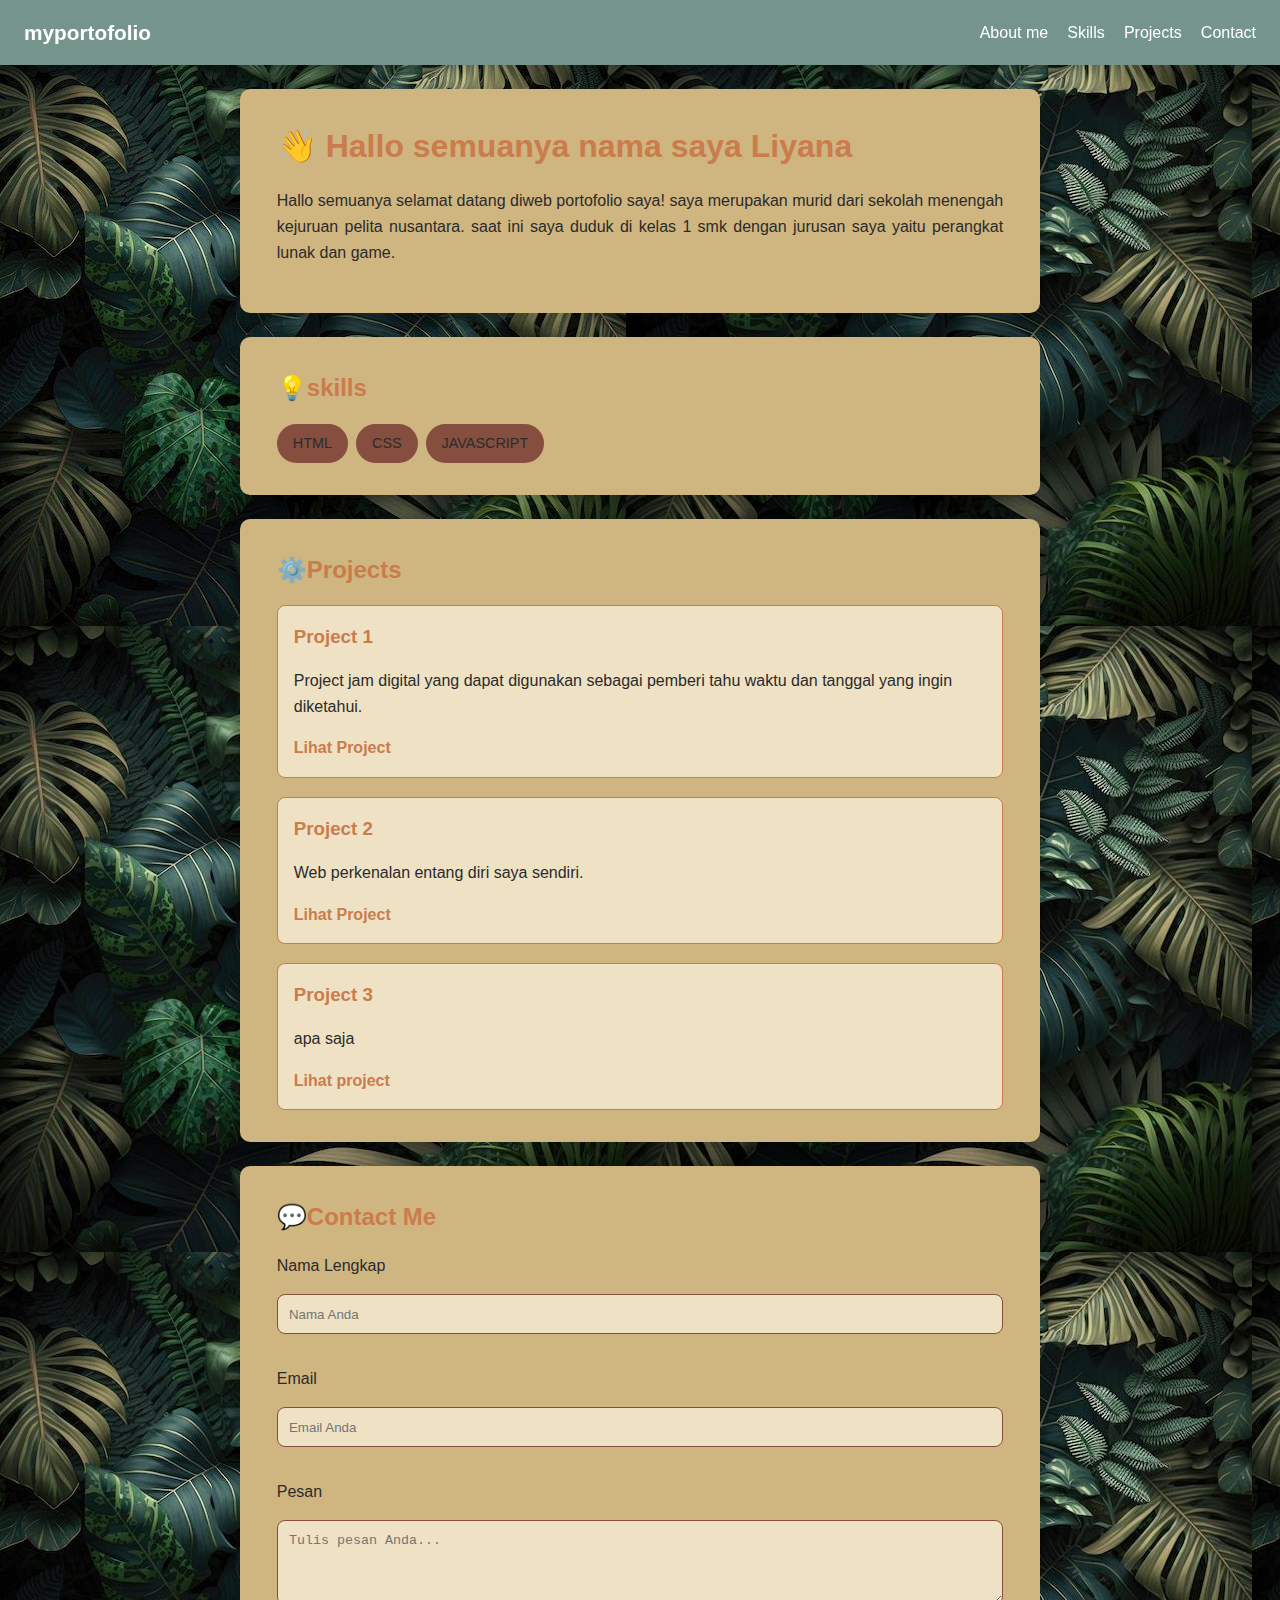
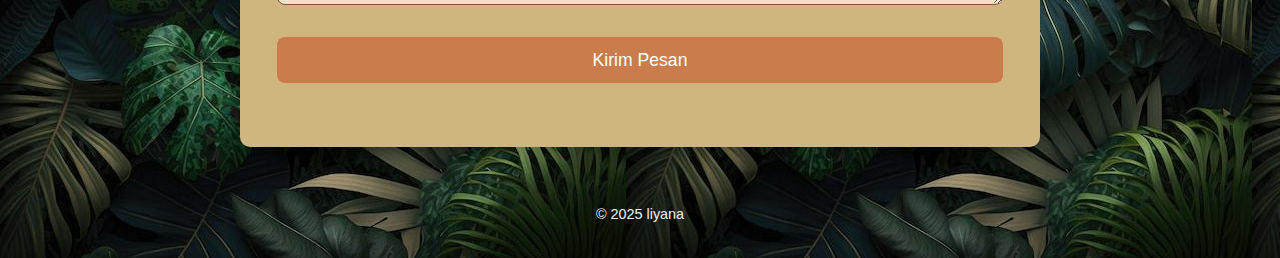
<file: index.html>
<!DOCTYPE html>
<html lang="en">
<head>
    <meta charset="UTF-8">
    <meta name="viewport" content="width=device-width, initial-scale=1.0">
    <title>my portofolio</title>
    <link rel="stylesheet" href="style.css">
</head>
<body>
    <header>
        <div class="container">
            <nav aria-label="primary navigation">
                <div class="logo" tabindex="0">myportofolio</div>
                
                <ul>
                 <ul>
                    <li><a href="#about">About me</a></li>
                    <li><a href="#skills">Skills</a></li>
                    <li><a href="#projects">Projects</a></li>
                    <li><a href="#contact">Contact</a></li>
                </ul>
            </nav>
        </div>
    </header>

    <main class="container" tabindex="0">

        <section id="about" class="about-me" aria-label="about me section">
            <h1>👋 Hallo semuanya nama saya <strong>Liyana</strong></h1> 
            <p>
             Hallo semuanya selamat datang diweb portofolio saya! saya merupakan murid dari sekolah menengah kejuruan
             pelita nusantara. saat ini saya duduk di kelas 1 smk dengan jurusan saya yaitu perangkat lunak dan game.
            </p>
        </section>

        <section id="skills" aria-label="skills section">
            <h2>💡skills</h2>
            <div class="skill-list " role="list">
                <span class="skill" role="listitem">HTML</span>
                <span class="skill" role="listitem">CSS</span>
                <span class="skill" role="listitem">JAVASCRIPT</span>
            </div>
        </section>
   
    
    
<section id="projects" aria-label="Projects section"> 
   <h2>⚙️Projects</h2> 
   <div class="projects-list"> 
   
     <article class="project-item" tabindex="0"> 
        <h3> Project 1</h3> 
        <p> 
            Project jam digital yang dapat digunakan sebagai pemberi tahu waktu dan tanggal yang ingin diketahui.
        </p> 
        <a href="jam digital/indez.html" class="project-link" target="_blank" rel="noopener"> Lihat Project</a> 
     </article> 

     <article class="project-item" tabindex="0"> 
        <h3> Project 2</h3> 
        <p> 
           Web perkenalan entang diri saya sendiri.
        </p> 
        <a href="lol/index.html" class="project-link" target="_blank" rel="noopener"> Lihat Project</a> 
     </article> 

     <article class="project-item" tabindex="0">
        <h3>Project 3</h3>
        <p>
            apa saja
        </p>
        <a href="new.project/indec.html" class="project-link" target="_blank" rel="noopener"> Lihat project </a>
     </article>

    </div> 
</section>

<section id="contact" aria-label="Contact section"> 
    <h2>💬Contact Me </h2> 
    <form id="contact-form" novalidate> 

        <label for="name">Nama Lengkap</label> 
        <input type="text" id="name" name="name" placeholder="Nama Anda" aria-label="Nama Anda" required /> 
        <div class="error" id="name-error"></div> 

        <label for="email">Email</label> 
        <input type="email" id="email" name="email" placeholder="Email Anda" aria-label="Email Anda" required /> 
        <div class="error" id="email-error"></div> 
    
        <label for="message">Pesan</label> 
        <textarea id="message" name="message" rows="4" placeholder="Tulis pesan Anda..." aria-label="Pesan Anda" required></textarea> 
        <div class="error" id="message-error"></div> 
    
        <button type="submit" aria-label="Kirim pesan"> Kirim Pesan</button> 
        <p class="success-msg" id="success-message" aria-live="polite"></p> 
    </form> 
</section> 
</main>

<footer>
     &copy; 2025 liyana
</footer>
<script src="script.js"></script>
</body>
</html>
</file>
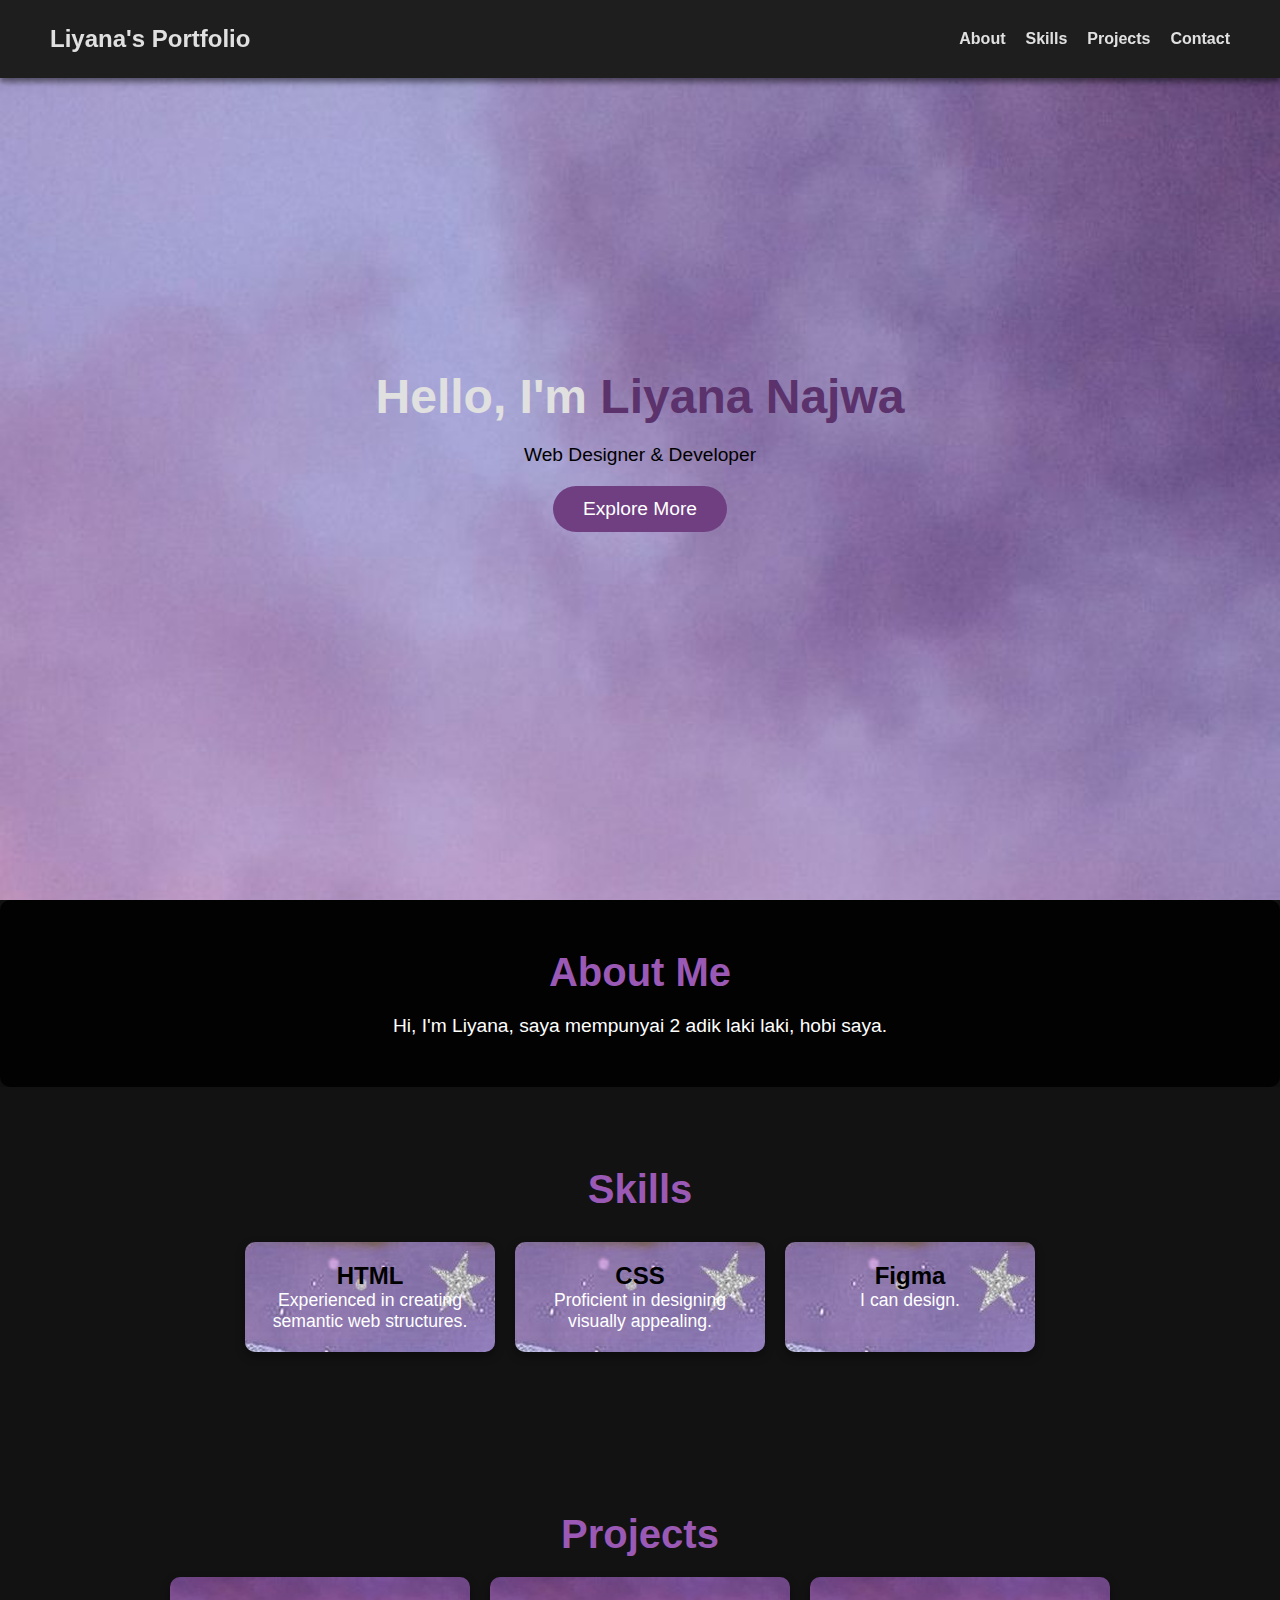
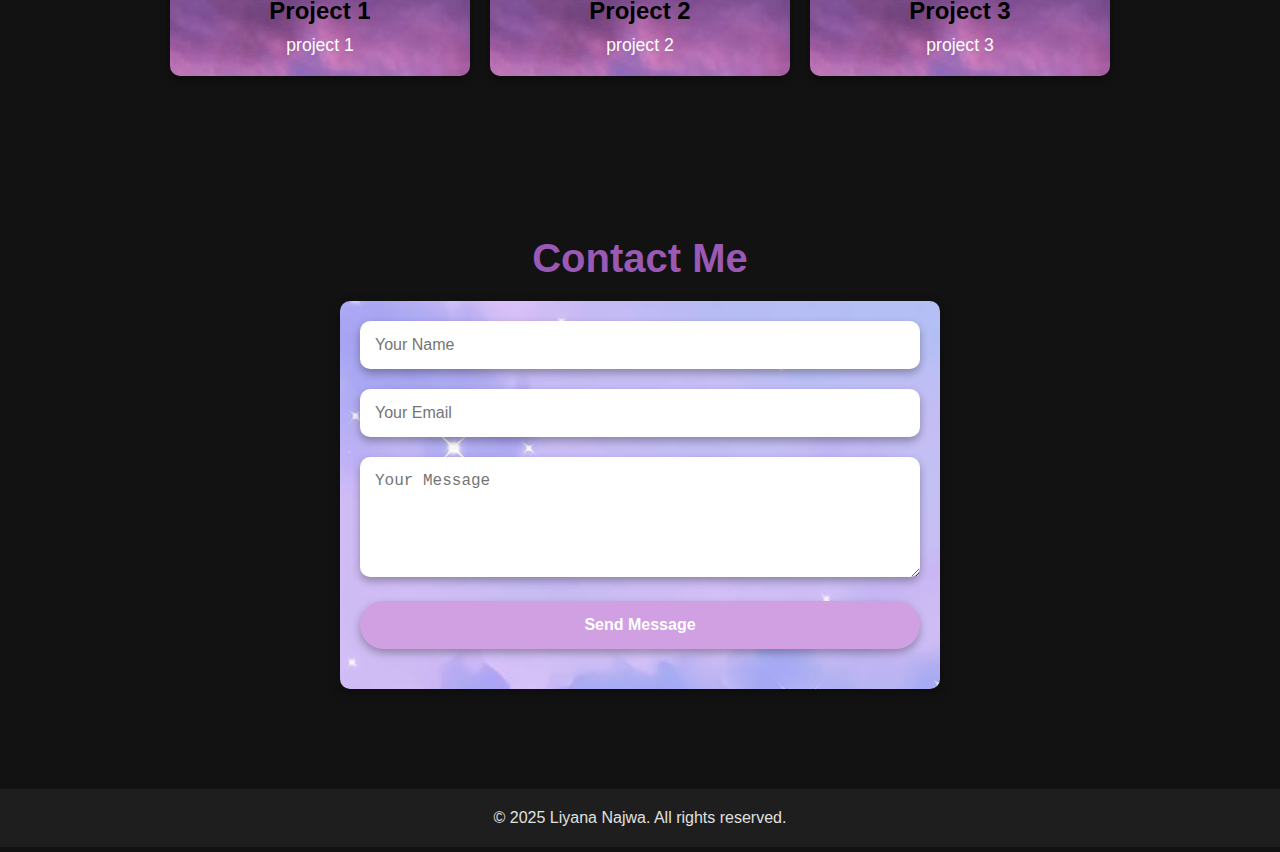
<file: lol/index.html>
<!DOCTYPE html>
<html lang="en">

<head>
    <meta charset="UTF-8">
    <meta name="viewport" content="width=device-width, initial-scale=1.0">
    <title>Liyana Najwa - Portfolio</title>
    <link rel="stylesheet" href="style.css">
</head>

<body>
    <header>
        <nav>
            <h2>Liyana's Portfolio</h2>
            </div>
            <ul>
                <li><a href="#about">About</a></li>
                <li><a href="#skills">Skills</a></li>
                <li><a href="#projects">Projects</a></li>
                <li><a href="#contact">Contact</a></li>
            </ul>
        </nav>
    </header>

    <section class="hero">
        <h1>Hello, I'm <span>Liyana Najwa</span></h1>
        <p>Web Designer & Developer</p>
        <a href="#about" class="btn">Explore More</a>
    </section>
    <section id="about" class="about">
        <h2>About Me</h2>
        <p>Hi, I'm Liyana,  saya mempunyai 2 adik laki laki, hobi saya. </p>
    </section>
    <section id="skills" class="skills">
        <h2>Skills</h2>
        <div class="skill-list">
            <div class="skill-item">
                <h3>HTML</h3>
                <p>Experienced in creating semantic web structures.</p>
            </div>
            <div class="skill-item">
                <h3>CSS</h3>
                <p>Proficient in designing visually appealing. </p>
            </div>
            <div class="skill-item">
                <h3>Figma</h3>
                <p>I can design.</p>
            </div>
        </div>
    </section>
    <section id="projects">
        <h2>Projects</h2>
        <div class="project-grid">
            <div class="project-item">
                <h3>Project 1</h3>
                <p>project 1</p>
            </div>
            <div class="project-item">
                <h3>Project 2</h3>
                <p>project 2</p>
            </div>
            <div class="project-item">
                <h3>Project 3</h3>
                <p>project 3</p>
            </div>
        </div>
    </section>
    <section id="contact">
        <h2>Contact Me</h2>
        <form action="#" method="POST">
            <input type="text" name="name" placeholder="Your Name" required>
            <input type="email" name="email" placeholder="Your Email" required>
            <textarea name="message" placeholder="Your Message" rows="5" required></textarea>
            <input type="submit" value="Send Message">
        </form>
    </section>
    <footer>
        <p>&copy; 2025 Liyana Najwa. All rights reserved.</p>
    </footer>
</body>

</html>
</file>
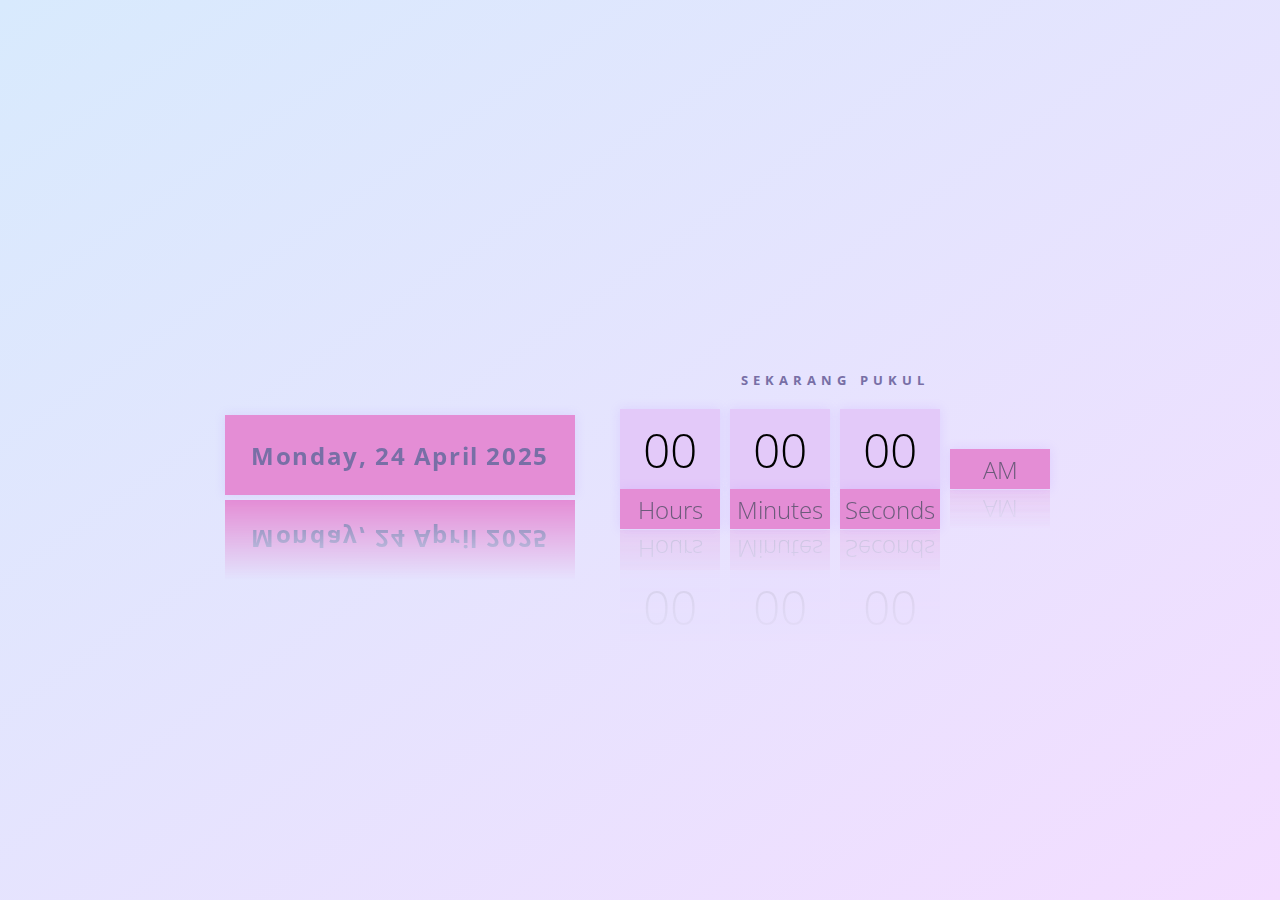
<file: jam digital/indez.html>
<!DOCTYPE html>
<html lang="en">
<head>
  <meta charset="UTF-8">
  <title>Clock UI Design</title>
  <link rel="stylesheet" href="style.css">
  </style>
</head>
<body>

    <div id="date">
        <h2>Monday, 24 April 2025</h2>
    </div>

  <div id="clock">
    <h2>Sekarang Pukul</h2>

    <div id="time">
      <div><span id="hour">00</span><span>Hours</span></div>
      <div><span id="minutes">00</span><span>Minutes</span></div>
      <div><span id="seconds">00</span><span>Seconds</span></div>
      <div><span id="ampm">AM</span></div>
    </div>
  </div>
  <script src="indef.js"></script>

</body>
</html>
</file>
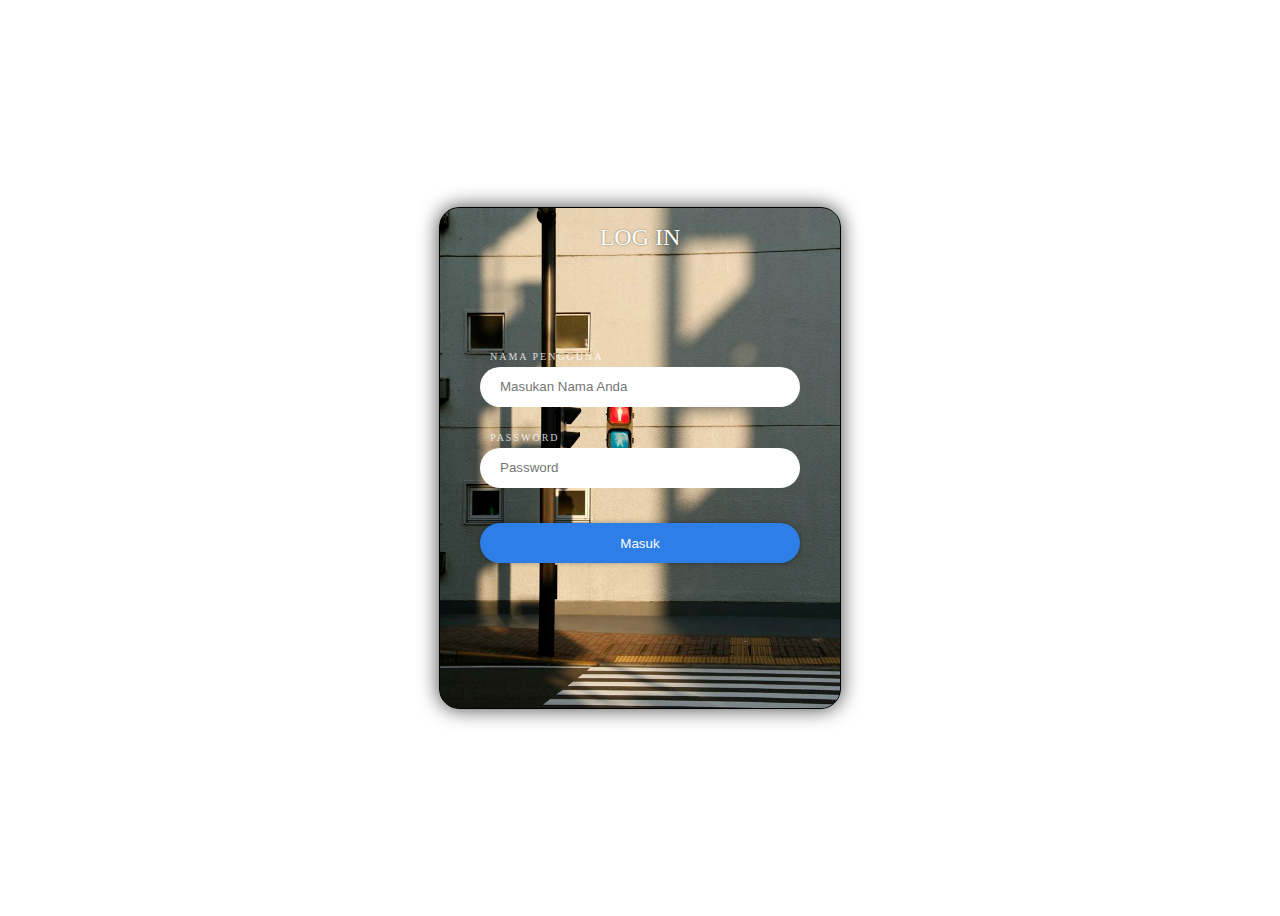
<file: new.project/indec.html>
<!DOCTYPE html>
    <html lang="en">
    <head>
        <meta charset="UTF-8">
        <meta name="viewport" content="width=device-width, initial-scale=1.0">
        <title>Article Project</title>
        <link rel="stylesheet" href="style.css">
    </head>
    <body>
       <div class="login">
        <h1>LOG IN</h1>
        <form action="#" method="post">
            <label for="username">Nama Pengguna</label>
            <input type="text" id="username" name="username" placeholder="Masukan Nama Anda" required>

            <label for="password">Password</label>
            <input type="password" id="password" name="password" placeholder="Password" required>
        
            <button type="submit">Masuk</button>
        </form>
       </div>
    </body>
    </html>
</file>
<file: style.css>
* {
    margin: 0;
    padding: 0;
    box-sizing: border-box;
}

html {
    scroll-behavior: smooth;
}

body {
    font-family: 'Segoe UI', Tahoma, Geneva, Verdana, sans-serif;
    background-color: #578088; 
    color: #f5f5f5;
    line-height: 1.6;
    background-image: url(photo.jpg) ;
    
}



a {
    color: #ffffff; 
    text-decoration: none;
    transition: 0.3s;
}

a:hover {
    color: #ca7c4c;
}

header {
    background-color: #74948c; 
    color: #fff;
    padding: 1rem 1.5rem;
    position: sticky;
    top: 0;
    z-index: 999;
    box-shadow: 0 4px 17px rgba(0, 0, 0, 0.3);
}

nav {
    display: flex;
    justify-content: space-between;
    align-items: center;
}

.logo {
    font-size: 1.3rem;
    font-weight: bold;
}

nav ul {
    list-style: none;
    display: flex;
    gap: 1.2rem;
    font-weight: 500;
}

@media (max-width: 500px) {
    nav ul {
        font-size: 0.9rem;
        gap: 0.9rem;
    }
}

section {
    background-color: #cfb580; 
    padding: 2rem 2.3rem;
    margin: 1.5rem auto;
    border-radius: 10px;
    box-shadow: 0 6px 20px rgba(0, 0, 0, 0.3);
    max-width: 800px;
    color: #2b2b2b;
}

h1, h2, h3 {
    color: #ca7c4c;
    margin-bottom: 1rem;
}

p {
    margin-bottom: 1rem;
    color: #2b2b2b;
}

.about-me p {
    text-align: justify;
    font-size: 1rem;
}

.skill-list {
    display: flex;
    flex-wrap: wrap;
    gap: 0.5rem;
}

.skill {
    background-color: #864e3e; 
    padding: 0.5rem 1rem;
    border-radius: 25px;
    font-size: 0.9rem;
    font-weight: 500;
    transition: transform 0.3s ease, box-shadow 0.3s ease;
    cursor: pointer;
}

.skill:hover {
    transform: scale(1.1); 
    box-shadow: 0 4px 12px rgba(0, 0, 0, 0.2);/
}


.projects-list {
    display: flex;
    flex-direction: column;
    gap: 1.2rem;
}

.project-item {
    border: 1.5px solid #ca7c4c;
    border-radius: 8px;
    padding: 1rem;
    background-color: #eee1c4;
}

.project-link {
    color: #ca7c4c;
    font-weight: 600;
    transition: text-decoration 0.3s ease;
}

.project-link:hover {
    text-decoration: underline; 
}

form {
    display: flex;
    flex-direction: column;
    gap: 1rem;
}

input, textarea {
    background-color: #eee1c4;
    color: #040404;
    padding: 0.7rem;
    border: 1.5px solid #864e3e;
    border-radius: 8px;
}

input:focus, textarea:focus {
    border-color: #ca7c4c;
    box-shadow: 0 0 5px rgba(202, 124, 76, 0.5);
}

button {
    background: #ca7c4c;
    color: #fff;
    padding: 0.8rem;
    font-size: 1.1rem;
    border: none;
    border-radius: 8px;
    cursor: pointer;
}

button:hover {
    background: #a75f3b;
}

.eror {
    color: #ff6b6b;
}

.success-msg {
    color: #4ae29d;
}

footer {
    text-align: center;
    font-size: 0.9rem;
    padding: 2rem 0;
    color: #eee;
}
</file>
<file: lol/style.css>
* {
    margin: 0;
    padding: 0;
    box-sizing: border-box;
}

body {
    font-family: 'Poppins', sans-serif;
    background-color: #121212;
    color: #e0e0e0;
    scroll-behavior: smooth;
}

a {
    text-decoration: none;
    color: inherit;
}

.container {
    width: 90%;
    max-width: 1200px;
    margin: auto;
}

header {
    background: #1e1e1e;
    position: fixed;
    top: 0;
    left: 0;
    right: 0;
    z-index: 1000;
    padding: 15px 0;
    box-shadow: 0 4px 6px rgba(0, 0, 0, 0.5);
}

header nav {
    display: flex;
    justify-content: space-between;
    align-items: center;
    max-width: 1200px;
    margin:auto;    
    padding:  10px;
}

header nav ul {
    display: flex;
    list-style: none;
    gap: 20px;
}

header nav ul li a {
    color: #e0e0e0;
    font-weight: bold;
    font-size: 1rem;
    transition: color 0.3s;
}

header nav ul li a:hover {
    color: #9b59b6;

}

.hero {
    height: 100vh;
    background: url(f.jpeg) ;
    background-size: cover;
    color: #e0e0e0;
    text-align: center;
    display: flex;
    flex-direction: column;
    justify-content: center;
    align-items: center;
    gap: 20px;
    position: relative;
}

.hero h1 {
    font-size: 3rem;
    font-weight: bold;
}

.hero h1 span {
    color: #5b326b;
}

.hero p {
    font-size: 1.2rem;
    color: #000000;
}

.hero .btn {
    padding: 12px 30px;
    background: #6f3f82;
    color: white;
    font-size: 1.2rem;
    border-radius: 30px;
    transition: background 0.3s, transform 0.3s;
}

.hero .btn:hover {
    background: #6c3483;
    transform: scale(1.1);
}

section {
    padding: 80px 20px;
    text-align: center;
}

section h2 {
    font-size: 2.5rem;
    color: #9b59b6;
    margin-bottom: 20px;
}

section p {
    font-size: 1.1rem;
    color: #ffffff;
}

.about {
    background: #000000d8;
    padding: 50px 20pX;
    border-radius: 10px;
    box-shadow: 0 6px 12px rgba(0, 0, 0, 0.3);
}

.about p {
    font-size: 1.2rem;
    color: #ffffff;
}

.skills {
    background: #121212;
}

.skills .skill-list {
    display: flex;
    flex-wrap: wrap;
    justify-content: center;
    gap: 20px;
    margin-top: 30px;
}

.skills .skill-item {
    background: url(5.jpeg);
    padding: 20px;
    width: 250px;
    border-radius: 10px;
    text-align: center;
    box-shadow: 0 4px 10px rgba(0, 0, 0, 0.4);
    transition: transform 0.3s, box-shadow 0.3s; 
}

.skills .skill-item:hover {
    transform: translateY(-10px);
    box-shadow: 0 6px 20px rgba(162, 24, 107, 0.6);
}

.skills .skill-item h3 {
    font-size: 1.5rem;
    color: #000000;
}

.project-grid {
    display: flex;
    flex-wrap: wrap;
    gap: 20px;
    justify-content: center;
}

.project-item {
    background: url(lol.jpeg);
    padding: 20px;
    width: 300px;
    border-radius: 10px;
    box-shadow: 0 4px 10px rgba(0, 0, 0, 0.4);
    transition: transform 0.3s, box-shadow 0.3s;
}

.project-item:hover {
    transform: scale(1.05);
    box-shadow: 0 6px 20px rgba(181, 60, 157, 0.6);
}

.project-item h3 {
    font-size: 1.5rem;
    color: #000000;
    margin-bottom: 10px;
}

.project-item p {
    color: #ffffff;
}

form {
    max-width: 600px;
    margin: 20px auto;
    background: #1e1e1e;
    padding: 20px;
    border-radius: 10px;
    box-shadow: 0 4px 12px rgba(0, 0, 0, 0.3);
    background: url(p.jpeg);
}

form input,
form textarea {
    width: 100%;
    padding: 15px;
    margin-bottom: 20px;
    background: #ffffff;
    border: none;
    border-radius: 10px;
    color: #000000;
    font-size: 1rem;
    box-shadow: 0 4px 8px rgba(0, 0, 0, 0.3);
}

 form input[type="submit"] {
    background: #d0a0e3;
    color: #ffffff;
    font-weight: bold;
    border: none;
    padding: 15px 30px;
    border-radius: 30px;
    transition: background 0.3s, transform 0.3s;
}

 form input[type="submit"]:hover {
    background: #6c3483;
    transform: scale(1.05);
}

footer {
    text-align: center;
    padding: 20px 0;
    background: #1e1e1e;
    transition: color 0.3s;
    
}

footer:hover {
    color: #82568a;
}

footer a {
    color: #9b59b6;
}

footer a:hover {
    text-decoration: underline;
}
</file>
<file: jam digital/style.css>
@import url('https://fonts.googleapis.com/css2?family=Open+Sans:wght@300;700&display=swap');

* {
  margin: 0;
  padding: 0;
  box-sizing: border-box;
  font-family: 'Open Sans', sans-serif;
}

body {
  display: flex;
  justify-content: center;
  align-items: center;
  min-height: 100vh;
  background: linear-gradient(to bottom right, #d8eafd, #f3ddff); 
}

#clock h2 {
  position: relative;
  color: #786fa6;
  text-align: center;
  text-transform: uppercase;
  letter-spacing: 0.4em;
  font-weight: 700;
  font-size: 0.8em;
}

#time {
  display: flex;
  justify-content: center;
  align-items: center;
  margin-top: 20px;
}

#time div {
  margin: 0 5px;
  -webkit-box-reflect: below 1px linear-gradient(transparent, #0002);
  cursor: pointer;
  transition: background-color 0.3s ease, transform 0.3s ease;
  animation: all 1.5s ease-in-out forwards;
}


#time div:hover {
  background-color: #786fa6;
  transform: scale(1.2);
}


#time div span {
  position: relative;
  display: block;
  width: 100px;
  height: 80px;
  background: #e3c9f9;
  font-weight: 300;
  display: flex;
  justify-content: center;
  align-items: center;
  font-size: 3em;
  z-index: 10;
  box-shadow: 0 0 10px rgba(180, 130, 255, 0.2);
}
  

#time div span:nth-last-child(1) {
  bottom: 0;
  width: 100px;
  height: 40px;
  font-size: 1.5em;
  background: #e48dd5;
  color: #6c5b7b;
  -webkit-box-reflect: below 1px linear-gradient(transparent, #0002);
}   



  #date {
    display: flex;
    color: #786fa6;
    text-align: center;
    font-size: 1em;
    margin-top: 10px;
    letter-spacing: 0.1em;
    font-weight: 300;
    width: 350px;
    height: 80px;
    background:  #e48dd5;    
    align-items: center;
    justify-content: center;
    margin-right: 40px;
    box-shadow: 0 0 10px rgba(180, 130, 255, 0.2);
  -webkit-box-reflect: below 5px linear-gradient(transparent, #f4c3eb);
  cursor: pointer;
  transition: background-color 0.3s ease, transform 0.3s ease;
  animation: all 1.5s ease-in-out forwards;

  }



#date:hover {
  background-color: #f8b9ef;
  transform: scale(1.2)
}
</file>
<file: new.project/style.css>
body {
  display: flex;
  justify-content: center;
  align-items: center;
  min-height: 100vh;
}

.login {
    border: 1px solid black;
    width: 400px;
    height: 500px;
    background-image:url(photo2.jpg) ;
    color: white ;
    border-radius: 20px;
    box-shadow: 0 0 20px rgba(0, 0, 0, 0.75);
    background-size: cover;
    background-position: center;
    overflow: hidden;
}

form {
    display: flex;
    box-sizing: border-box;
    padding: 40px;
    width: 100%;
    height: 100%;
    flex-direction: column;
    backdrop-filter: brightnesa(30%);
    display: flex;
    gap: 5px;
}

h1 {
    font-weight: normal;
    font-size: 24px;
    text-shadow: 0 0 2px rgba(0, 0, 0, 0.5);
    margin-bottom: 60px;
    text-align: center;
}

label {
    color: rgba(255, 255, 255, 0.8);
    text-transform: uppercase;
    font-size: 10px;
    letter-spacing: 2px;
    padding-left: 10px;
}

input { 
    height: 40px;
    line-height: 40px;
    border-radius: 20px;
    padding: 0 20px;
    border: none;
    margin-bottom: 20px;
    color: white;
}

button {
    background: rgba(45, 126, 231);
    height: 40px;
    line-height: 40px;
    border-radius: 40px;
    border: none;
    margin: 10px 0;
    box-shadow: 0 0 5px rgba(0, 0, 0, 0.3);
    color: white;
}
</file>
